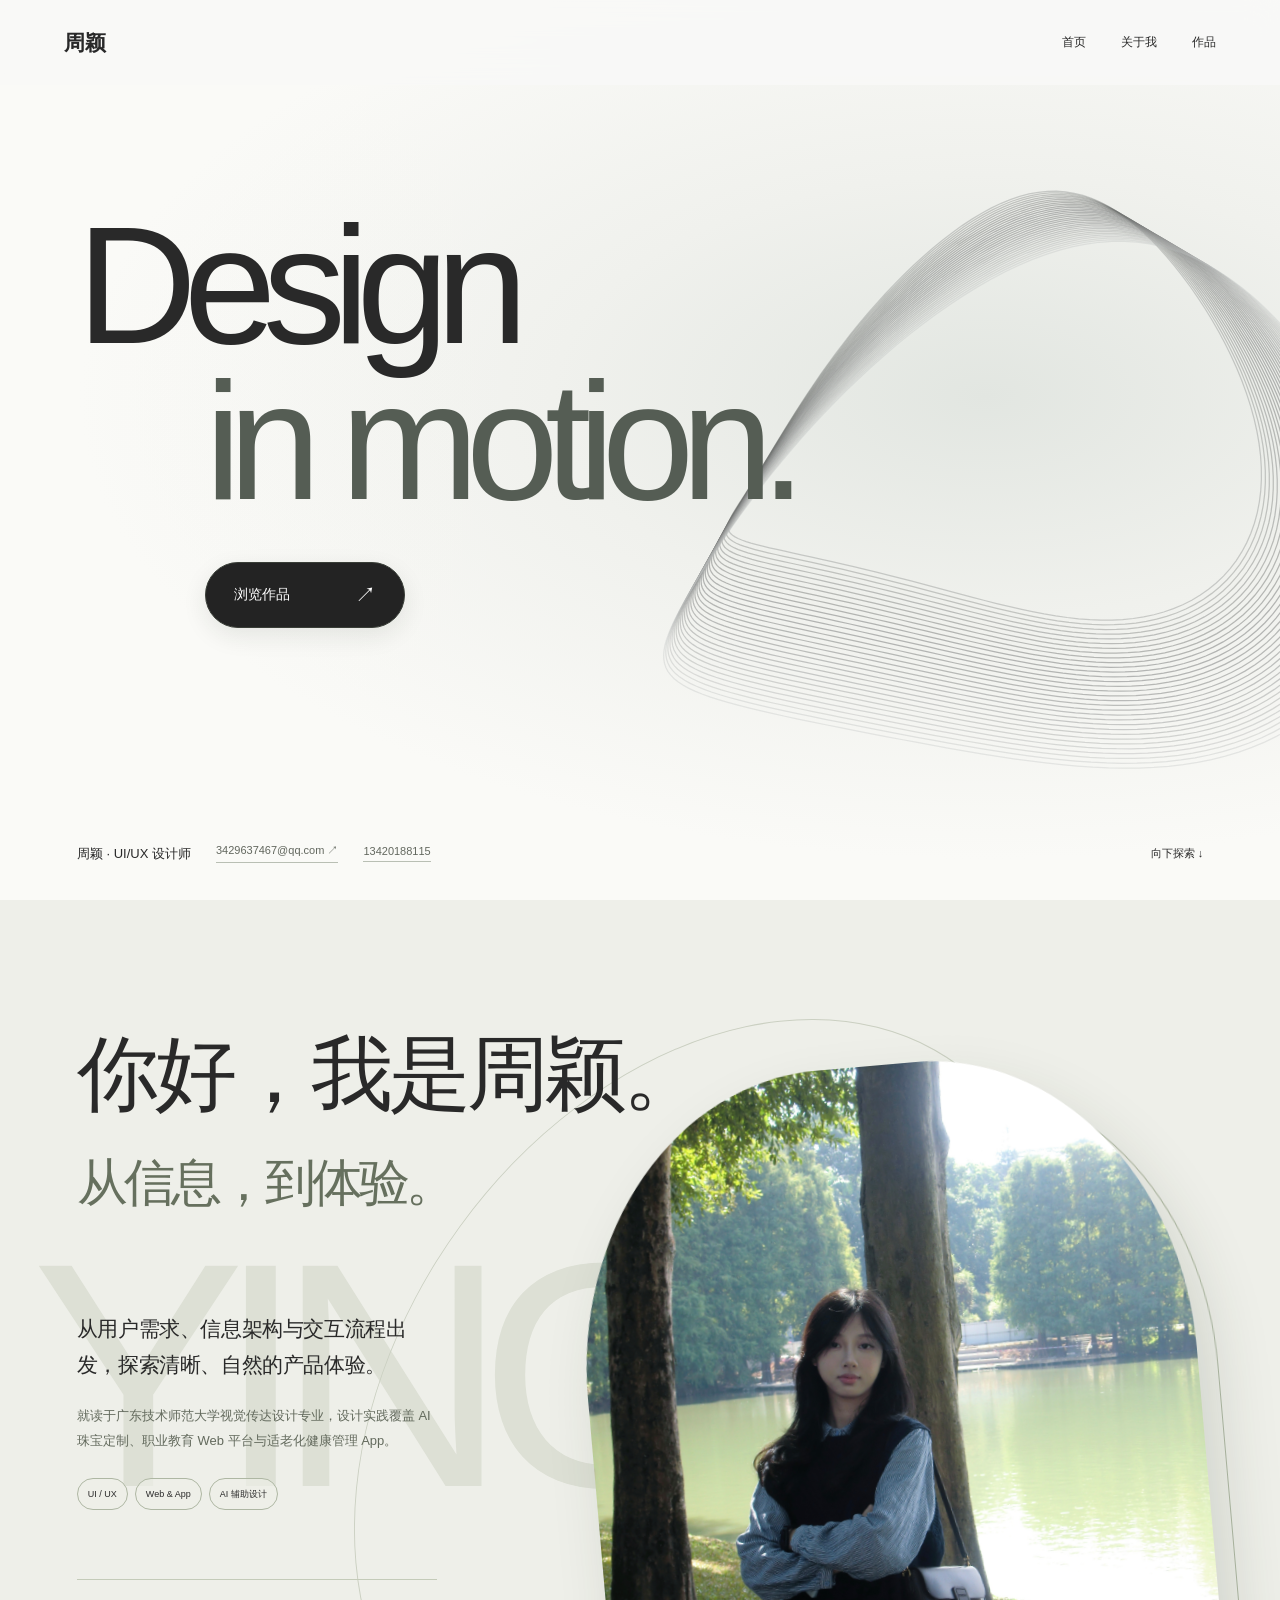
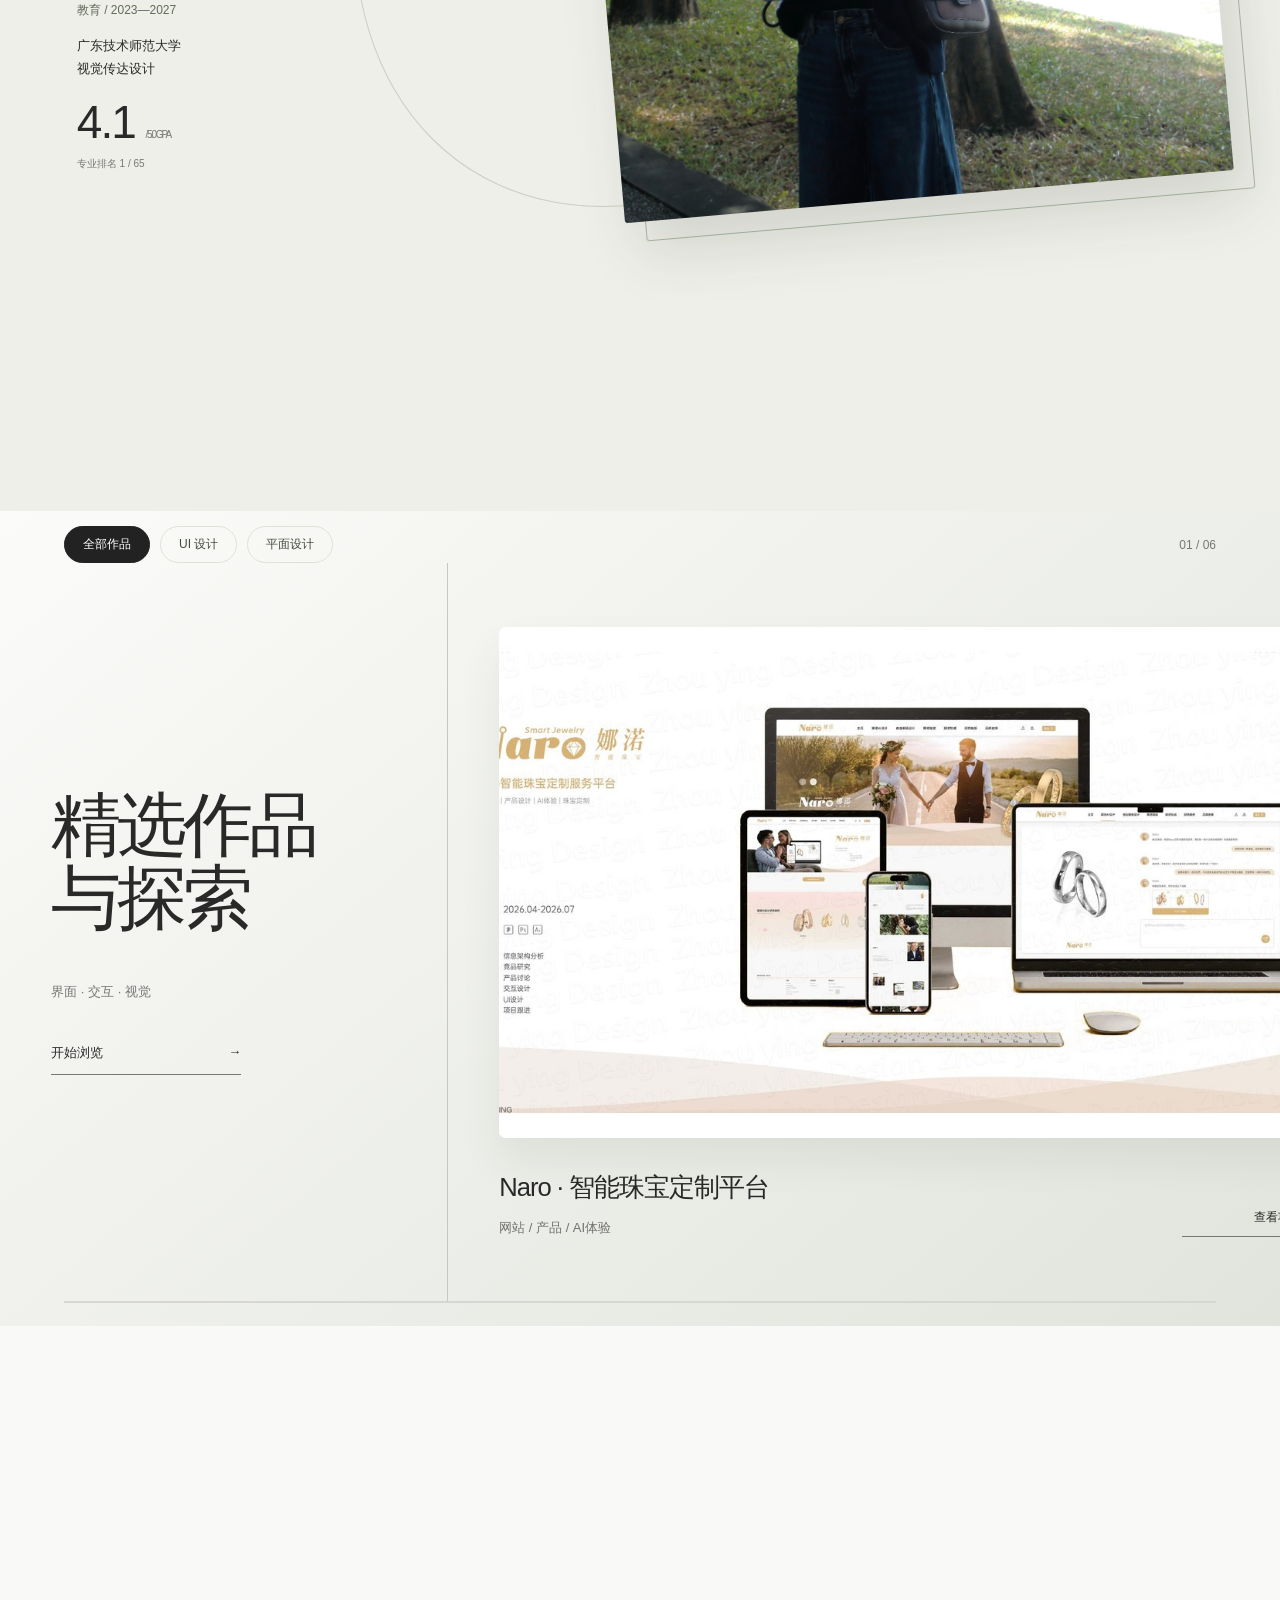
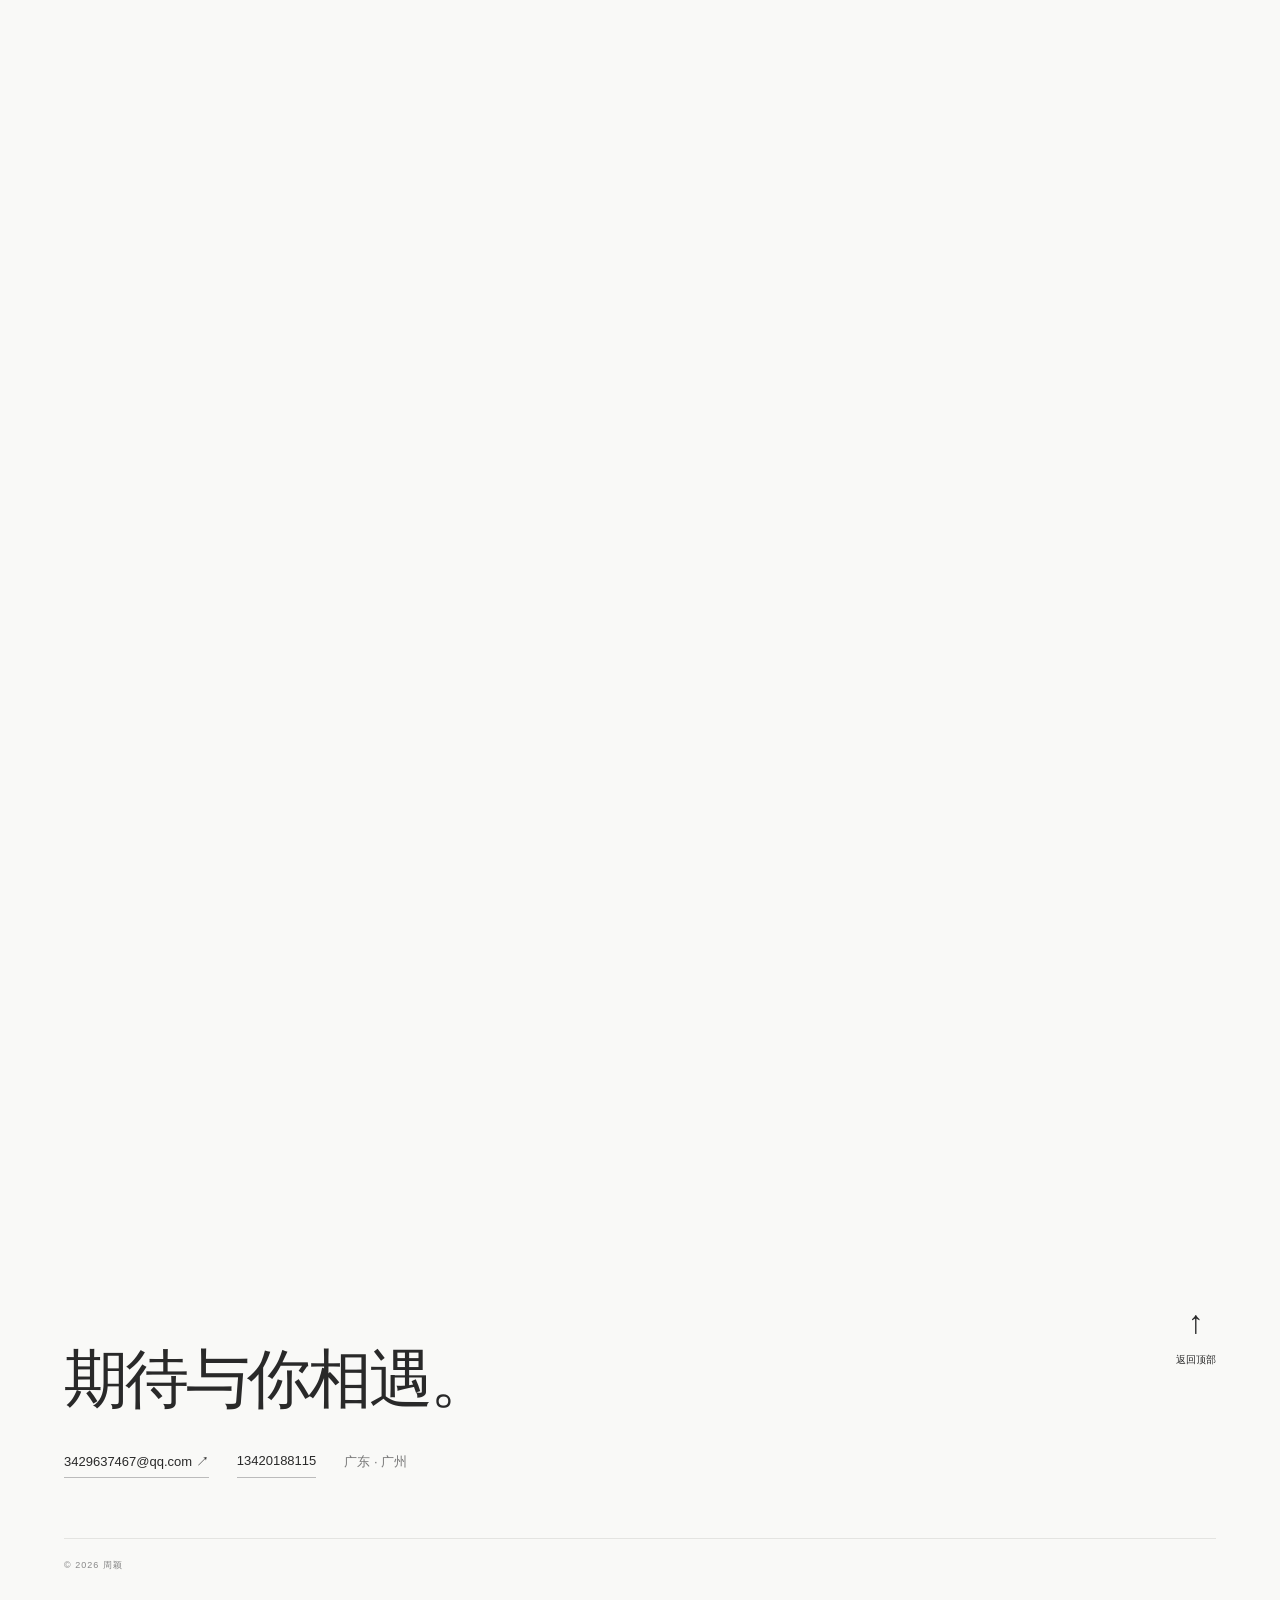
<file: index.html>
<!doctype html><html lang="zh-CN"><head><meta charset="utf-8"><meta name="viewport" content="width=device-width,initial-scale=1"><title>周颖 · Design Portfolio</title><meta name="description" content="周颖的个人设计作品集"><link rel="stylesheet" href="style.css"><link rel="stylesheet" href="experience.css"></head><body><header><a class="brand" href="#home">周颖 <small>ZHOU YING</small></a><nav aria-label="主导航"><a href="#home">首页</a><a href="#about">关于我</a><a href="#works">作品</a></nav></header><main><section class="hero" id="home"><canvas id="hero-canvas" aria-hidden="true"></canvas><div class="hero-copy"><h1><span>Design</span><span>in motion.</span></h1><a class="primary-cta magnetic" href="#works">浏览作品 <span>↗</span></a></div><div class="hero-bottom"><div class="hero-identity"><p>周颖 · UI/UX 设计师</p><a href="mailto:3429637467@qq.com">3429637467@qq.com ↗</a><a href="tel:13420188115">13420188115</a></div><a href="#about">向下探索 ↓</a></div></section><section class="section" id="about"><div class="about-editorial"><span class="about-watermark" aria-hidden="true">YING.</span><div class="about-orbit" aria-hidden="true"></div><div class="about-title"><h2>你好，我是周颖。<br><span>从信息，到体验。</span></h2></div><figure class="about-photo"><img src="assets/zhouying-photo.jpg" alt="周颖在湖畔的个人照片" width="3239" height="3889" loading="lazy"></figure><div class="about-story"><p>从用户需求、信息架构与交互流程出发，探索清晰、自然的产品体验。</p><p>就读于广东技术师范大学视觉传达设计专业，设计实践覆盖 AI 珠宝定制、职业教育 Web 平台与适老化健康管理 App。</p><div class="about-badges"><span>UI / UX</span><span>Web & App</span><span>AI 辅助设计</span></div></div><div class="about-academic"><span class="about-label">教育 / 2023—2027</span><p>广东技术师范大学<br>视觉传达设计</p><strong>4.1 <small>/ 5.0 GPA</small></strong><span>专业排名 1 / 65</span></div><div class="about-experience"><span class="about-label">实习经历</span><div><time>2026.04—07</time><p>渤格循环科技有限责任公司<br><span>UI/UX 设计实习生 · Naro 娜渃</span></p></div><div><time>2024.05—08</time><p>广州义义科技有限公司<br><span>品牌视觉设计实习生 · IP与品牌延展</span></p></div></div><div class="about-tools"><span class="about-label">设计工具</span><p>Figma / Photoshop / Illustrator<br>After Effects / TouchDesigner</p><span>用户研究 · 信息架构 · 交互原型 · 设计规范</span></div></div></section><section class="section" id="works"><div class="work-pin"><div class="work-toolbar"><div class="filters" aria-label="作品分类"><button data-filter="all" aria-pressed="true">全部作品</button><button data-filter="ui" aria-pressed="false">UI 设计</button><button data-filter="visual" aria-pressed="false">平面设计</button></div><span class="work-position" id="work-position" aria-live="polite">01 / 06</span></div><div class="work-viewport"><div class="work-track" id="work-track"><div class="work-intro"><h2>精选作品<br>与探索</h2><p>界面 · 交互 · 视觉</p><a href="#work-first" id="jump-first">开始浏览 <span>→</span></a></div><div class="work-grid" id="work-grid"></div></div></div><div class="work-scrollbar" aria-hidden="true"><span></span></div></div></section><footer><h2>期待与你相遇。</h2><div class="contact-links"><a href="mailto:3429637467@qq.com">3429637467@qq.com ↗</a><a href="tel:13420188115">13420188115</a><span>广东 · 广州</span></div><a href="#home" class="back-top">↑<small>返回顶部</small></a><div class="footer-bottom"><span>© 2026 周颖</span></div></footer></main><script src="main.js"></script><script src="motion.js"></script></body></html>
</file>
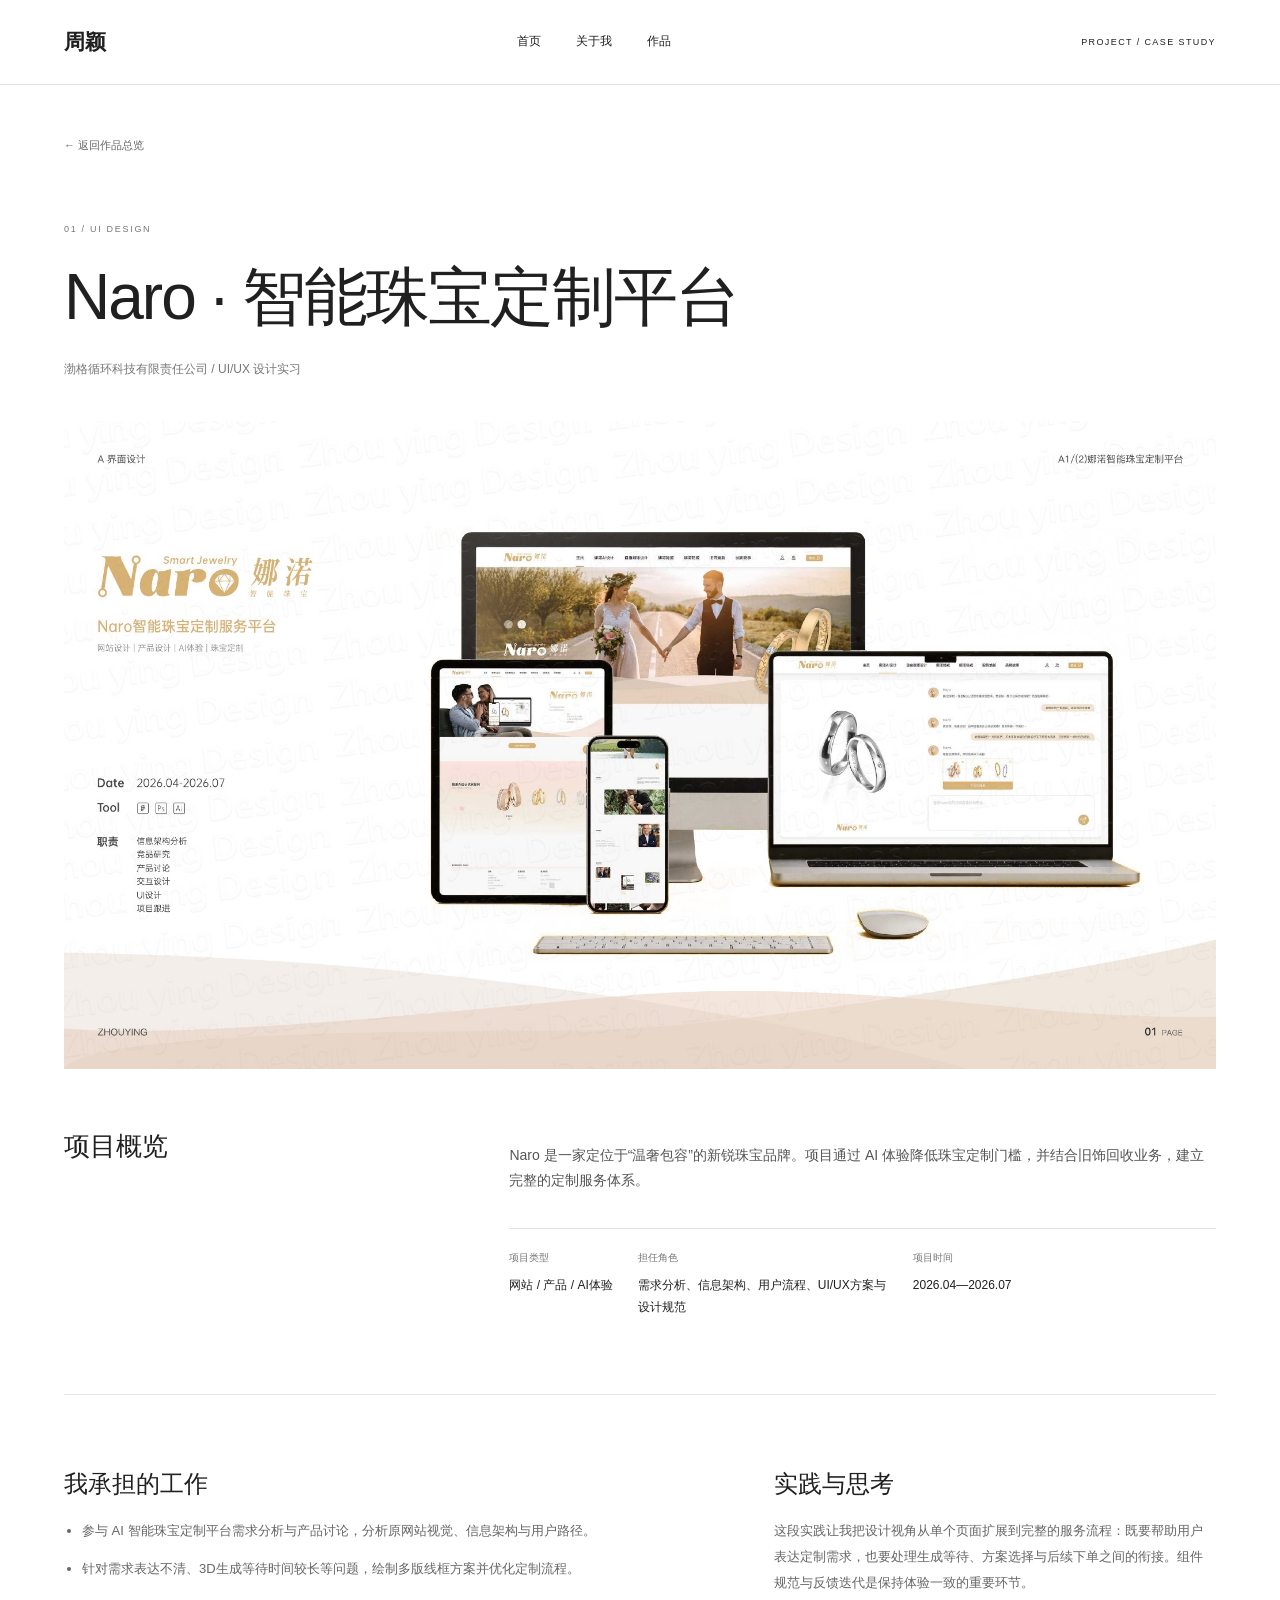
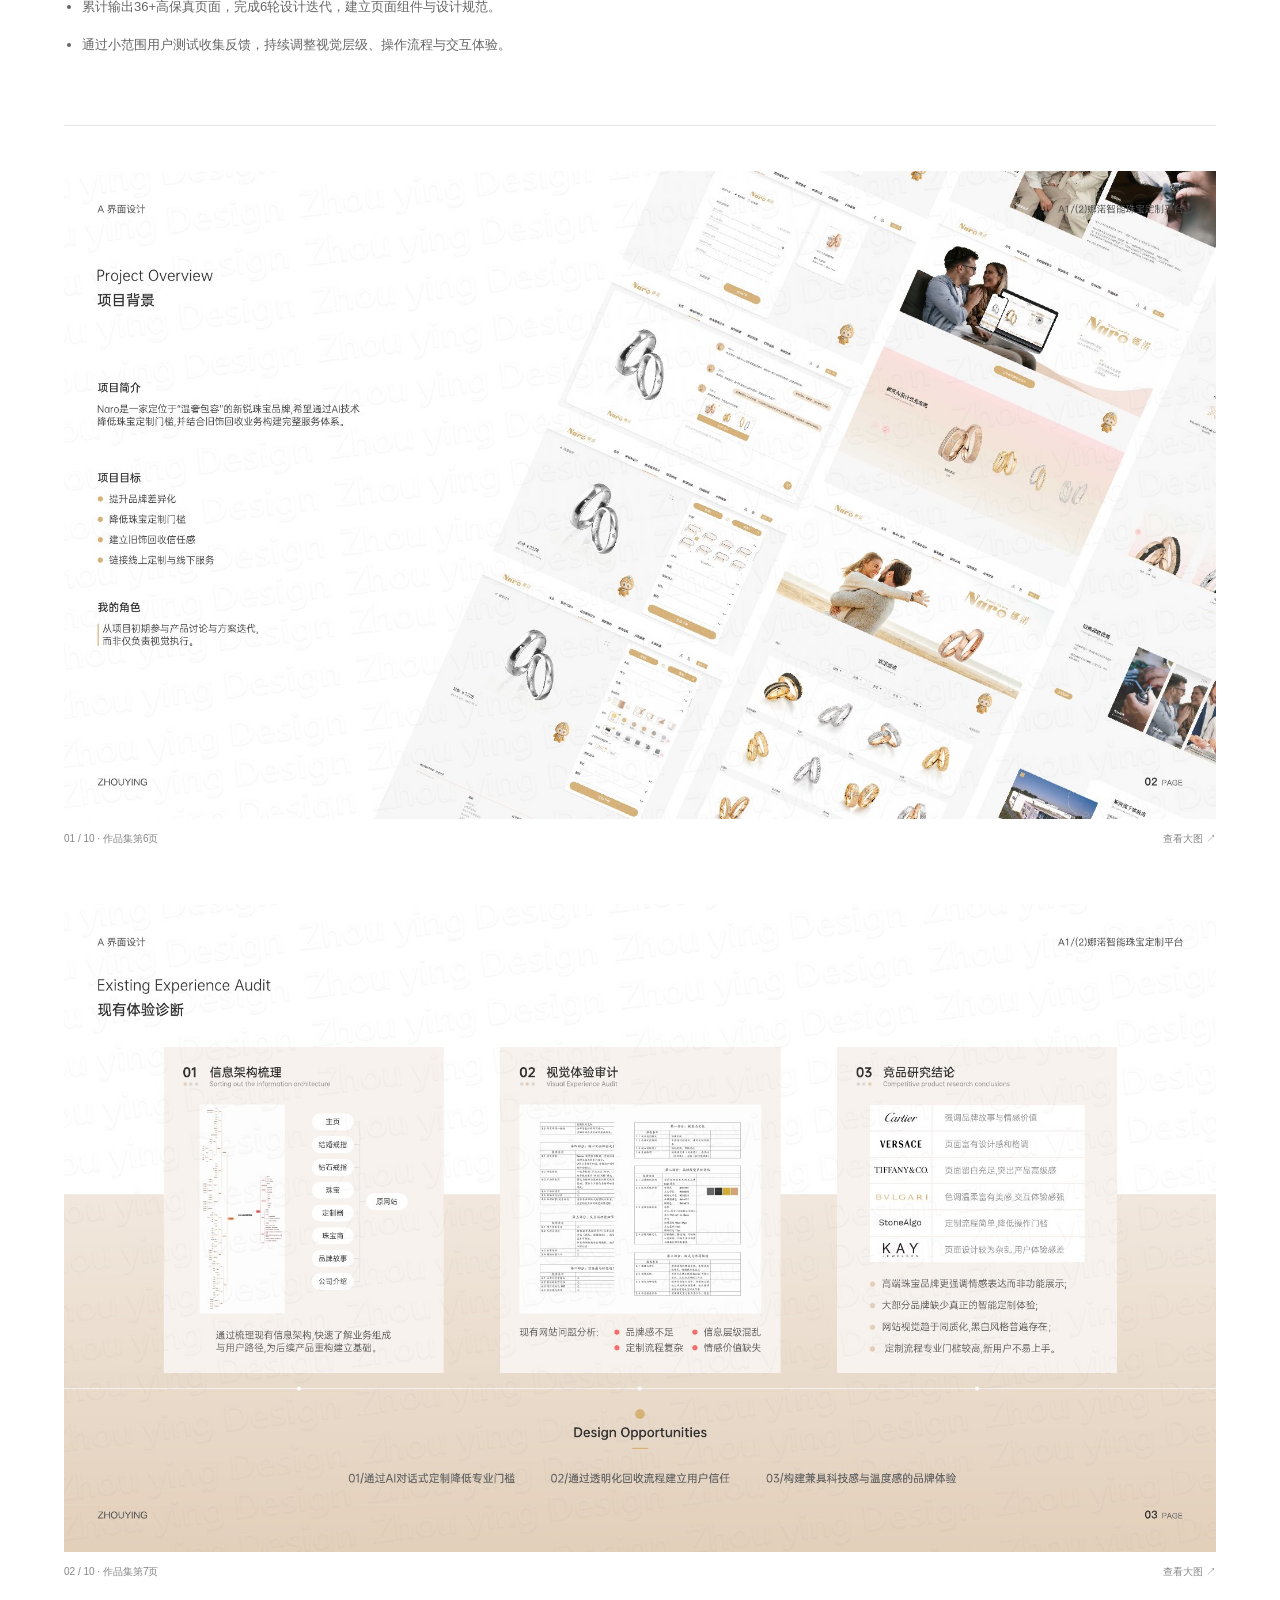
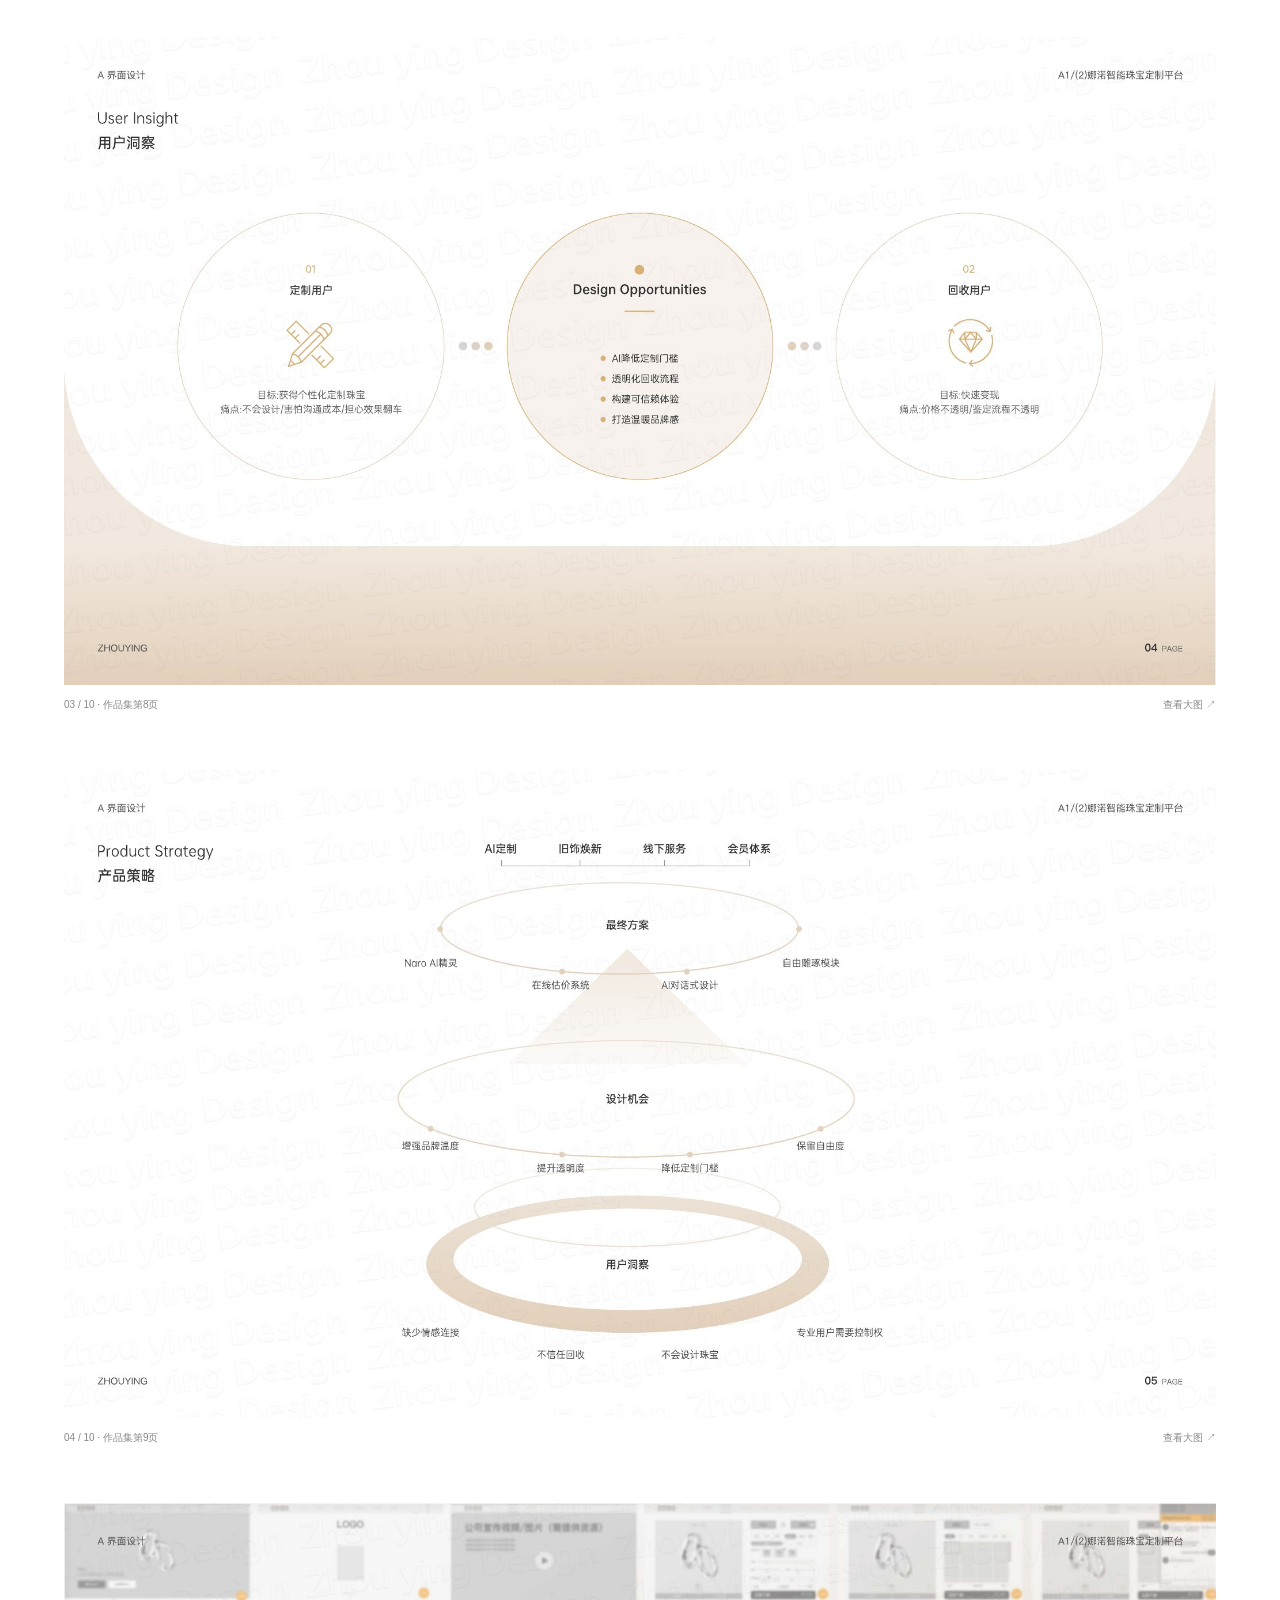
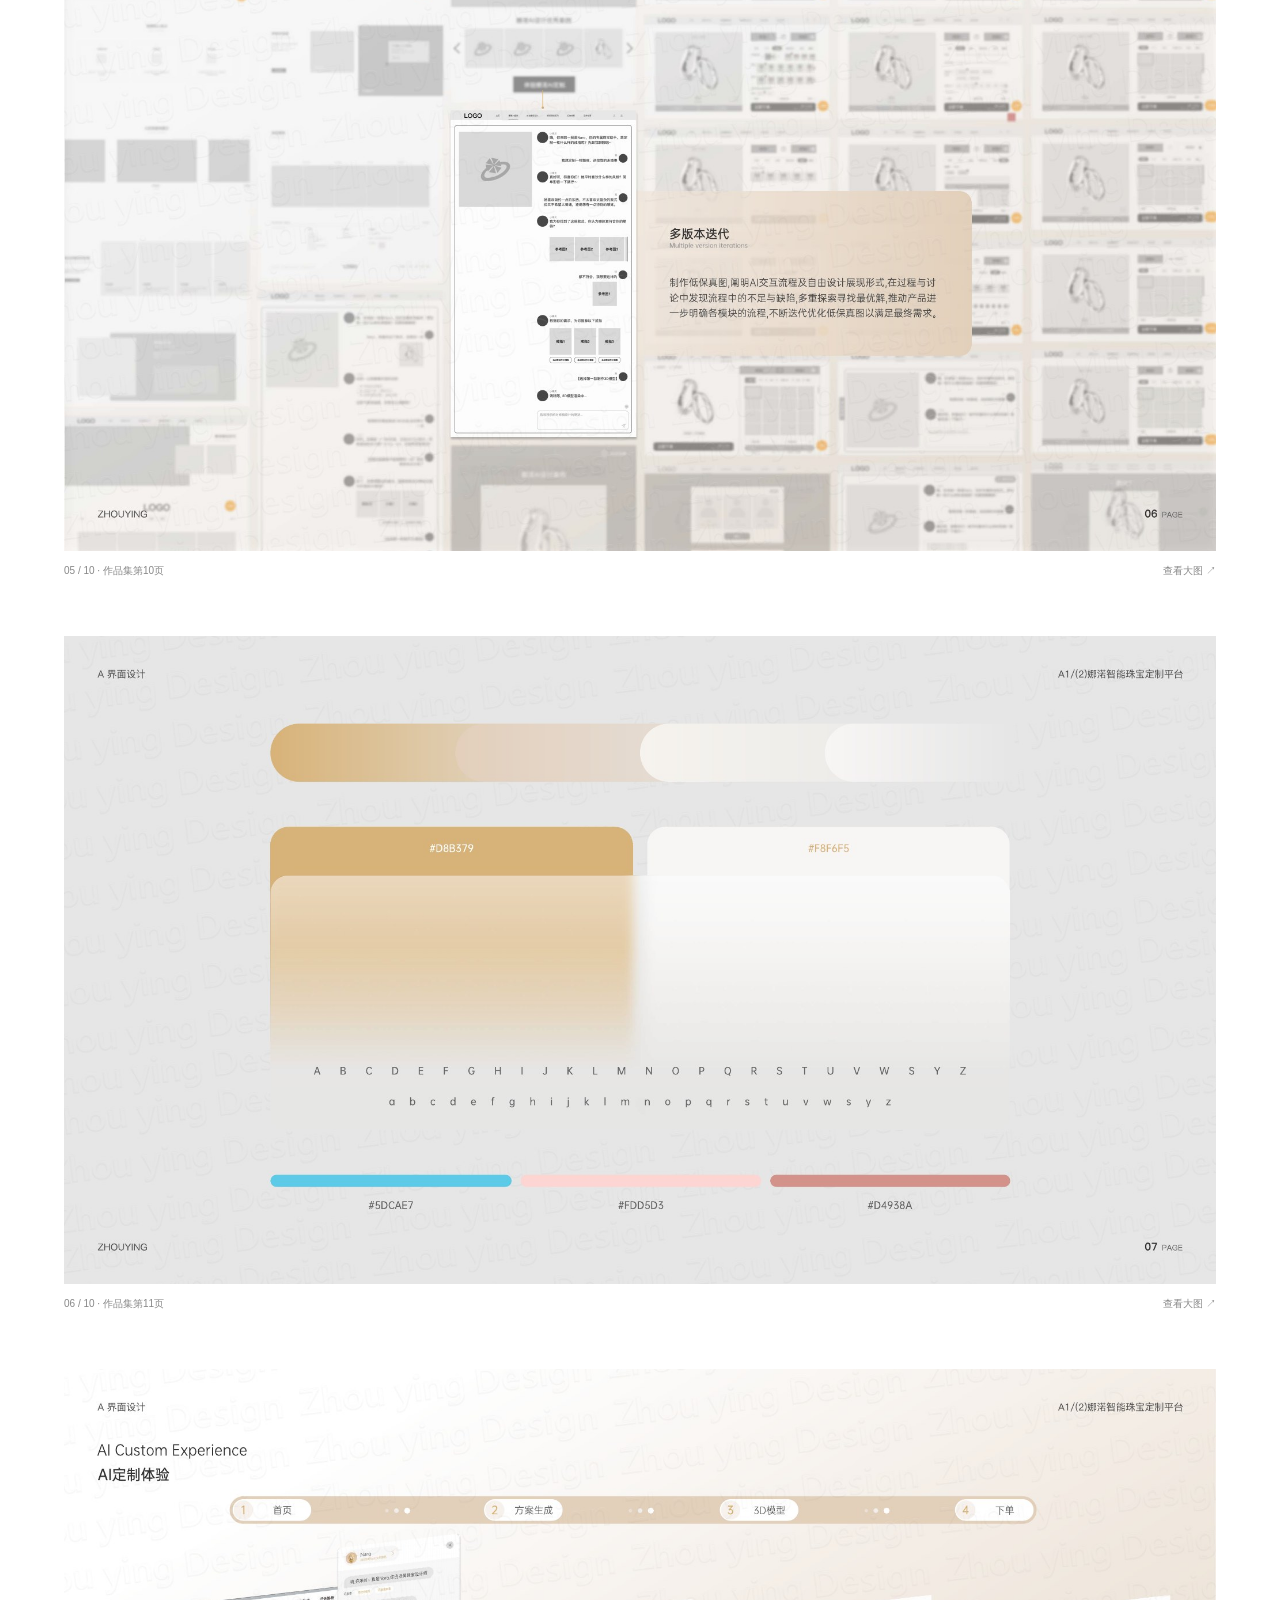
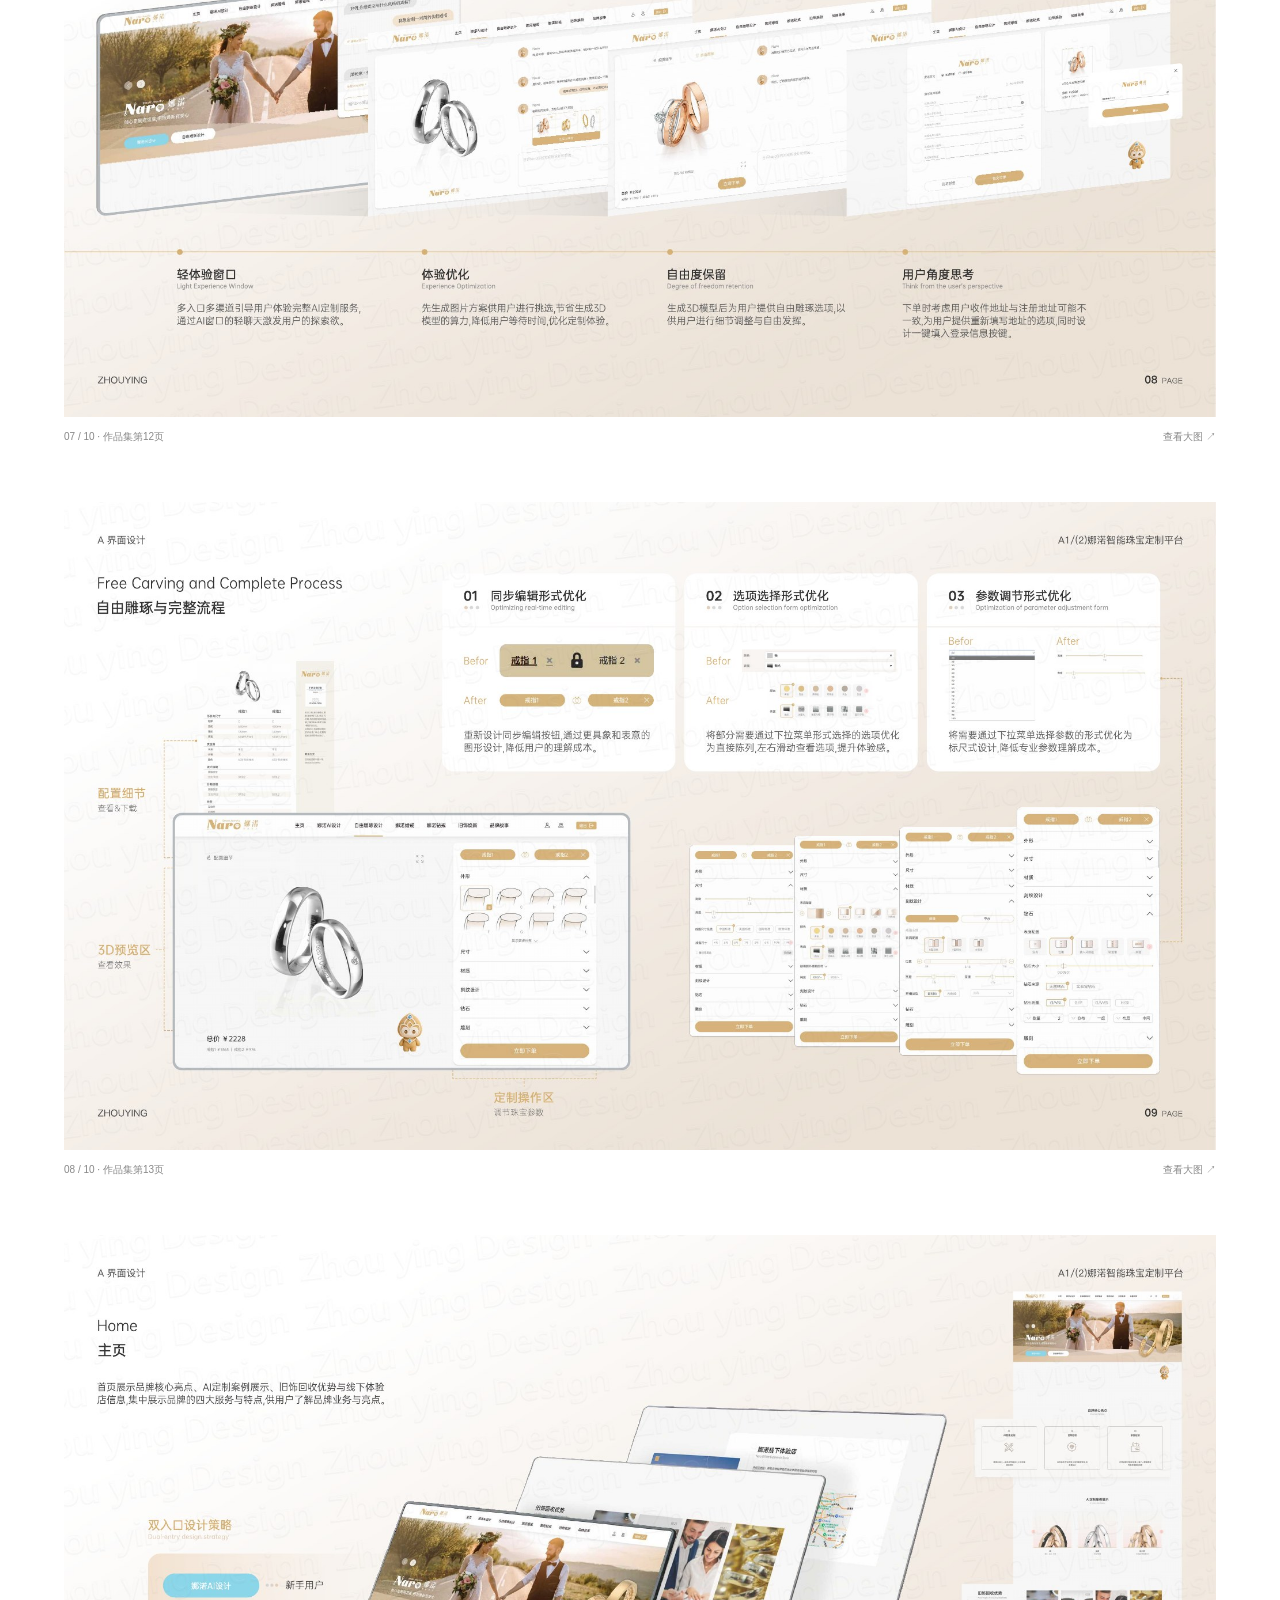
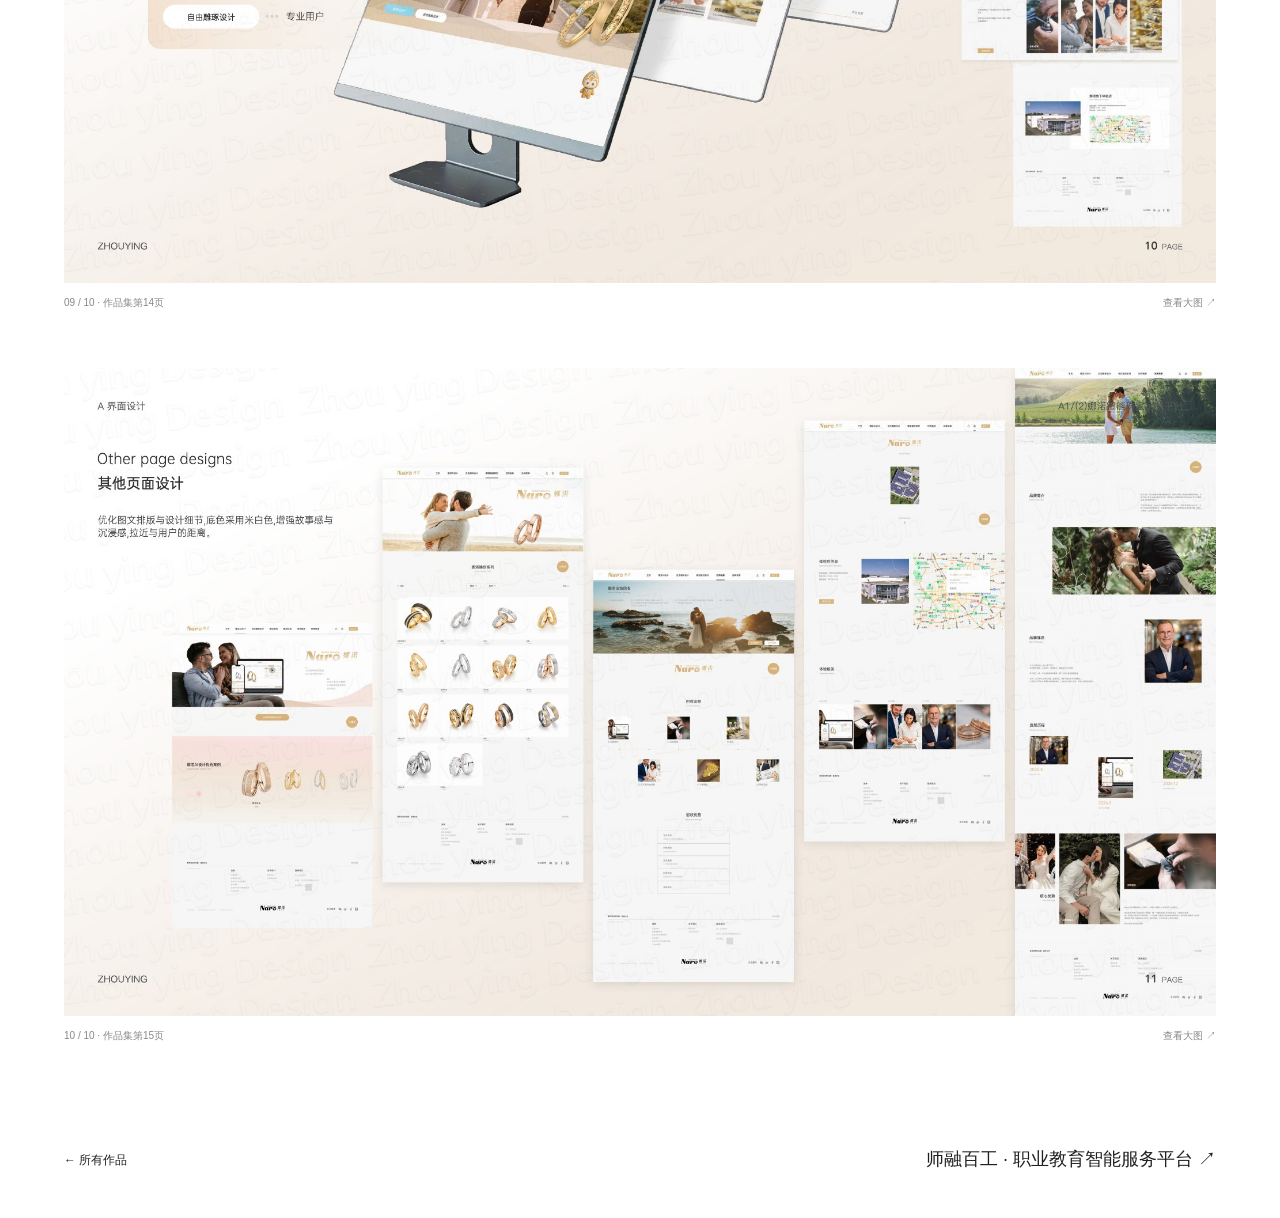
<file: project.html>
<!doctype html><html lang="zh-CN"><head><meta charset="utf-8"><meta name="viewport" content="width=device-width,initial-scale=1"><title>作品详情 · 周颖</title><link rel="stylesheet" href="style.css"></head><body><header><a class="brand" href="index.html">周颖 <small>ZHOU YING</small></a><nav aria-label="主导航"><a href="index.html">首页</a><a href="index.html#about">关于我</a><a href="index.html#works">作品</a></nav><small class="nav-note">PROJECT / CASE STUDY</small></header><main class="detail-main"><a class="detail-back" href="index.html#works">← 返回作品总览</a><section class="detail-head"><span class="kicker" id="project-category"></span><h1 id="project-title">作品详情</h1><p class="pending" id="project-subtitle"></p></section><div class="detail-cover cover" id="project-cover"></div><section class="detail-info"><h2>项目概览</h2><div><p class="pending" id="project-summary"></p><dl class="facts"><div><dt>项目类型</dt><dd id="project-type"></dd></div><div><dt>担任角色</dt><dd id="project-role">待补充</dd></div><div><dt>项目时间</dt><dd id="project-date">待补充</dd></div></dl></div></section><section class="contribution-section" id="project-contribution"></section><section class="project-gallery" id="project-gallery" aria-label="项目图片展示"></section><div class="detail-navigation"><a href="index.html#works">← 所有作品</a><a id="next-project" href="project.html?id=02">下一个项目 ↗</a></div></main><script src="main.js"></script></body></html>
</file>
<file: style.css>
:root{color-scheme:light;--ink:#202020;--muted:#777;--line:#e4e4e1}*{box-sizing:border-box}html{scroll-behavior:smooth;scroll-padding-top:90px}body{margin:0;background:#fff;color:var(--ink);font-family:Arial,"Microsoft YaHei",sans-serif;-webkit-font-smoothing:antialiased}a{color:inherit;text-decoration:none}button{font:inherit}header{height:85px;display:flex;align-items:center;justify-content:space-between;padding:0 5%;background:#ffffffeb;position:sticky;top:0;z-index:10;border-bottom:1px solid var(--line);backdrop-filter:blur(15px)}.brand{font-size:21px;font-weight:600;display:flex;align-items:center;gap:14px}.brand small,.nav-note{font-size:9px;letter-spacing:1.4px;font-weight:400}nav{display:flex;gap:35px;font-size:12px}nav a{padding:10px 0;border-bottom:1px solid transparent}nav a:hover{border-color:var(--ink)}main{max-width:1800px;margin:auto}.hero{margin:0 5%;min-height:650px;height:calc(100svh - 85px);max-height:990px;position:relative;overflow:hidden;border-bottom:1px solid var(--line)}.hero-top{position:absolute;top:28px;width:100%;display:flex;justify-content:space-between;font-size:9px;letter-spacing:1.6px;color:var(--muted)}h1{font-size:clamp(80px,12.9vw,195px);font-weight:500;line-height:.95;letter-spacing:-.065em;position:absolute;left:0;top:14%;margin:0;z-index:2;pointer-events:none}em{font-family:Georgia,"SimSun",serif;font-weight:400;font-style:italic}h1 em{color:transparent;-webkit-text-stroke:1px #353535;letter-spacing:-.075em}.sculpture{position:absolute;width:72%;right:-7%;top:9%;height:78%;z-index:1;transition:transform .6s ease-out}.sculpture svg{width:100%;height:100%;overflow:visible}.orbit{transform-origin:450px 325px;animation:breathe 10s ease-in-out infinite}.hero-bottom{position:absolute;bottom:30px;left:0;right:0;display:flex;justify-content:space-between;align-items:end;z-index:3}.hero-bottom p{font-size:13px;line-height:1.8;margin:0}.hero-bottom p span{color:var(--muted);font-size:11px}.hero-bottom a{font-size:11px}.side-label{position:absolute;right:0;top:50%;writing-mode:vertical-rl;font-size:8px;letter-spacing:2px;color:var(--muted)}.section{margin:0 5%;padding:58px 0 100px;border-bottom:1px solid var(--line)}.section-label{display:flex;justify-content:space-between;font-size:10px;letter-spacing:1px;color:#656565;margin-bottom:65px}.about-grid{display:grid;grid-template-columns:1fr 1fr;gap:12%;align-items:center;padding:0 5%}.portrait{aspect-ratio:4/4.5;background:#f1f1ee;position:relative;display:grid;place-items:center;overflow:hidden}.portrait>span{font:italic 220px Georgia,serif;color:#d5d5ce;letter-spacing:-25px;transform:rotate(-8deg)}.portrait small{position:absolute;bottom:20px;left:24px;font-size:10px;color:#808079}.kicker{font-size:9px;letter-spacing:1.7px;color:var(--muted)}h2{font-weight:400;letter-spacing:-2px}.about-grid h2{font-size:clamp(38px,4.7vw,72px);line-height:1.3;margin:25px 0}.bio{font-size:14px;line-height:2}.pending{font-size:12px;color:#898989;line-height:1.8}.facts{margin-top:35px;padding-top:22px;border-top:1px solid var(--line);display:flex;gap:40px;flex-wrap:wrap}.facts small,.facts dt{font-size:10px;color:var(--muted)}.facts p,.facts dd{font-size:12px;margin:10px 0 0}.works-heading{display:flex;align-items:end;justify-content:space-between;margin-bottom:45px}.works-heading h2{font-size:clamp(65px,8vw,120px);line-height:.92;margin:0;letter-spacing:-5px;position:relative}.works-heading sup{font:11px Arial;position:absolute;right:-30px;top:6px;letter-spacing:0}.works-heading p{font-size:12px;line-height:2}.works-heading p span{color:var(--muted)}.filters{display:flex;gap:25px;margin:0 0 35px}.filters button{background:none;border:0;border-bottom:1px solid transparent;padding:12px 0;font-size:11px;color:#777;cursor:pointer}.filters button[aria-pressed=true]{color:#222;border-bottom-color:#222}.work-grid{display:grid;grid-template-columns:1.14fr 1fr;gap:65px 6%}.work-card:nth-child(even){margin-top:105px}.cover{aspect-ratio:1.28;position:relative;overflow:hidden;display:grid;place-items:center;background:#eceeec}.cover-02{background:#e9edf3}.cover-03{background:#eae7e0}.cover-04{background:#f0edef}.cover-note{position:absolute;bottom:19px;left:22px;font-size:9px;color:#777}.view{position:absolute;right:18px;top:18px;background:#fff;border-radius:30px;padding:11px 15px;font-size:10px;opacity:0;transform:translateY(6px);transition:.25s}.work-card:hover .view,.work-card:focus-visible .view{opacity:1;transform:none}.phone{width:32%;aspect-ratio:1/1.94;background:#fbfbfa;border:5px solid #333;border-radius:25px;padding:20px 13px;box-shadow:15px 30px 35px #0002;transform:rotate(-12deg);transition:transform .5s}.phone-top{width:30%;height:5px;background:#333;border-radius:8px;margin:-12px auto 25px}.mock-line{width:85%;height:7px;background:#c4c7c0;border-radius:8px;margin-bottom:8px}.short{width:55%;opacity:.55}.mock-circle{width:72%;aspect-ratio:1;border-radius:50%;margin:25px auto;background:conic-gradient(from 60deg,#a4ada3,#e6e9df,#767e74,#d7ddce,#a4ada3)}.mock-block{background:#e5e8e1;border-radius:8px;height:17%;margin-top:14px}.mock-tabs{display:flex;justify-content:space-between;margin-top:22px}.mock-tabs i{width:12px;height:12px;border-radius:50%;background:#d6d8d3}.mock-browser{width:78%;aspect-ratio:1.48;background:#fff;border-radius:7px;box-shadow:5px 30px 45px #26364f20;transform:perspective(900px) rotateY(-14deg) rotateZ(6deg);transition:transform .5s}.browser-top{display:flex;gap:4px;padding:10px;border-bottom:1px solid #eee}.browser-top i{width:4px;height:4px;border-radius:50%;background:#c2c9d2}.browser-body{display:flex;height:80%}.browser-side{width:20%;background:#f3f5f8;margin:10px}.browser-content{flex:1;padding:25px 15px}.browser-chart{height:90px;display:flex;align-items:end;gap:8%;margin:25px 0}.browser-chart i{width:13%;height:50%;background:#9caac3;border-radius:3px}.browser-chart i:nth-child(2){height:80%}.browser-chart i:nth-child(3){height:60%}.browser-chart i:nth-child(4){height:100%;background:#405673}.browser-chart i:nth-child(5){height:85%}.poster{width:63%;aspect-ratio:.77;background:#d9dacb;padding:24px;position:relative;box-shadow:12px 20px 25px #0001;transform:rotate(-7deg);transition:transform .5s}.poster>span{font-size:clamp(20px,3vw,40px);letter-spacing:-2px;line-height:1}.poster em{font:italic clamp(18px,2.5vw,35px) Georgia}.poster-ring{position:absolute;width:65%;aspect-ratio:1;border:22px solid #3d493a;border-radius:50%;left:17%;top:34%;transform:skewY(-20deg)}.poster small{position:absolute;bottom:20px;font-size:6px;letter-spacing:1px}.tile-composition{display:grid;grid-template-columns:1fr 1fr;gap:10px;width:65%;transform:rotate(-10deg);transition:transform .5s}.tile{background:#fff;border-radius:13px;padding:18px;aspect-ratio:1;box-shadow:5px 12px 22px #3b20330c}.tile .mock-circle{margin:0 auto 15px;width:70%;background:conic-gradient(#d9ccd9,#98809c,#eee1e7,#d9ccd9)}.tile-dark{background:#706071;display:grid;place-items:center}.tile-dark span{font:80px Georgia;color:#e2d7e0}.tile-long{grid-column:span 2;aspect-ratio:3.2}.work-card:hover .phone{transform:rotate(-7deg) translateY(-8px)}.work-card:hover .mock-browser{transform:perspective(900px) rotateY(-7deg) rotateZ(3deg)}.work-card:hover .poster,.work-card:hover .tile-composition{transform:rotate(-3deg) translateY(-7px)}.work-meta{display:flex;justify-content:space-between;align-items:center;margin-top:22px}.work-meta h3{font-size:20px;font-weight:400;margin:10px 0 0}.work-meta>span{font-size:25px}.caption{font-size:10px;color:#888;margin:45px 0 0}footer{margin:0 5%;padding:65px 0 25px;position:relative}footer h2{font-size:clamp(32px,4vw,60px);margin:22px 0}.back-top{position:absolute;right:0;top:80px;display:flex;flex-direction:column;align-items:center;font-size:32px;gap:12px}.back-top small{font-size:10px}.footer-bottom{display:flex;justify-content:space-between;border-top:1px solid var(--line);margin-top:60px;padding-top:20px;font-size:9px;color:#888;letter-spacing:1px}[hidden]{display:none!important}:focus-visible{outline:2px solid #60718b;outline-offset:6px}@keyframes breathe{0%,100%{transform:translateY(0) rotate(-3deg)}50%{transform:translateY(-13px) rotate(3deg)}}.detail-main{padding:50px 5% 0}.detail-back{font-size:11px;color:#666}.detail-head{margin:65px 0 40px}.detail-head h1{position:static;font-size:clamp(45px,7vw,95px);margin:20px 0;line-height:1.1}.detail-cover{aspect-ratio:2}.detail-cover .phone{width:16%}.detail-cover .mock-browser{width:49%}.detail-cover .poster{width:28%}.detail-cover .tile-composition{width:38%}.detail-info{display:grid;grid-template-columns:1fr 2fr;gap:8%;padding:60px 0;border-bottom:1px solid var(--line)}.detail-info h2{font-size:26px;margin:0;letter-spacing:0}.detail-section{padding:60px 0;border-bottom:1px solid var(--line)}.detail-section h2{font-size:27px;letter-spacing:0;margin:18px 0}.detail-placeholder{height:380px;background:#f6f6f3;display:grid;place-items:center;color:#92928a;font-size:12px;margin-top:30px}.detail-navigation{display:flex;justify-content:space-between;align-items:center;padding:45px 0;font-size:12px}.detail-navigation a:last-child{font-size:22px}
@media(max-width:850px){.nav-note{display:none}.sculpture{width:95%;right:-22%;top:20%}h1{font-size:15vw;top:15%}.about-grid{gap:7%;padding:0}.portrait>span{font-size:160px}.work-grid{gap:45px 4%}.work-card:nth-child(even){margin-top:60px}.phone{border-width:4px;padding:18px 9px;border-radius:18px}.mock-circle{margin:15px auto}.mock-tabs{margin-top:12px}.browser-chart{height:65px;margin:15px 0}.browser-content{padding:15px 8px}.poster{padding:16px}.poster-ring{border-width:15px}.tile{padding:12px}.tile-dark span{font-size:55px}}
@media(max-width:560px){header{height:70px;padding:0 6%}.brand{font-size:19px}.brand small{font-size:7px;letter-spacing:.7px;max-width:35px;line-height:1.5}nav{gap:20px;font-size:11px}.hero{margin:0 6%;height:calc(90svh - 70px);min-height:580px;max-height:760px}.hero-top{font-size:7px;letter-spacing:.6px}h1{top:16%;font-size:19vw;line-height:1.02}.sculpture{width:135%;right:-24%;top:24%;height:65%}.hero-bottom{bottom:25px}.hero-bottom p{font-size:11px}.hero-bottom p span{font-size:9px}.side-label{display:none}.section{margin:0 6%;padding:36px 0 60px}.section-label{font-size:8px;margin-bottom:35px}.about-grid{grid-template-columns:1fr;gap:35px}.portrait{aspect-ratio:1.3}.portrait>span{font-size:200px}.about-grid h2{font-size:44px;margin:20px 0}.bio{font-size:13px}.facts{margin-top:24px;gap:25px}.works-heading h2{font-size:68px;letter-spacing:-3px}.works-heading{align-items:start;gap:25px;flex-direction:column;margin-bottom:22px}.works-heading p{font-size:11px}.filters{gap:24px;margin-bottom:26px}.work-grid{grid-template-columns:1fr;gap:37px}.work-card:nth-child(even){margin-top:0}.cover{aspect-ratio:1.25}.phone{width:30%}.poster>span{font-size:31px}.poster em{font-size:27px}.work-meta h3{font-size:18px}.caption{font-size:9px;line-height:1.8}footer{margin:0 6%;padding:42px 0 22px}.back-top{top:52px}.footer-bottom{font-size:7px;letter-spacing:.3px}.detail-main{padding:35px 6% 0}.detail-head{margin-top:45px}.detail-head h1{font-size:44px}.detail-cover .phone{width:30%}.detail-cover .mock-browser{width:78%}.detail-cover .poster{width:58%}.detail-cover .tile-composition{width:65%}.detail-info{grid-template-columns:1fr;gap:25px;padding:38px 0}.detail-section{padding:38px 0}.detail-placeholder{height:240px}.detail-navigation a:last-child{font-size:17px}}
@media(prefers-reduced-motion:reduce){html{scroll-behavior:auto}.orbit{animation:none}.sculpture,.view,.phone,.mock-browser,.poster,.tile-composition{transition:none}}
.real-cover{aspect-ratio:16/9;background:#f5f5f2}.real-cover>img{display:block;width:100%;height:100%;object-fit:contain;transition:transform .5s}.work-card:hover .real-cover>img{transform:scale(1.025)}.work-meta h3{line-height:1.5;font-size:18px}.project-gallery{padding-top:45px}.project-gallery figure{margin:0 0 45px}.project-gallery img{display:block;width:100%;height:auto;background:#f5f5f2}.project-gallery figcaption{display:flex;justify-content:space-between;padding:13px 0;font-size:10px;color:#888}.detail-head h1{font-size:clamp(32px,5vw,76px);letter-spacing:-2px;line-height:1.3}.detail-info .facts{gap:25px}.detail-info .facts>div{max-width:250px}.detail-info dd{line-height:1.8}.detail-navigation{gap:30px}.detail-navigation a:last-child{font-size:18px;text-align:right}@media(max-width:560px){.work-meta h3{font-size:17px}.detail-head h1{font-size:32px;letter-spacing:-1px}.project-gallery{padding-top:30px}.project-gallery figure{margin-bottom:24px}.detail-navigation a:last-child{font-size:13px}.detail-navigation a:first-child{white-space:nowrap}}@media(prefers-reduced-motion:reduce){.real-cover>img{transition:none}}
.hero-actions{display:flex;align-items:center;gap:25px}.hero-bottom .primary-cta{background:#222;color:white;display:flex;align-items:center;gap:38px;padding:17px 23px;border-radius:30px;font-size:13px;transition:background .2s}.primary-cta:hover{background:#53614b}.primary-cta span{font-size:20px}.secondary-cta{color:#777}.about-editorial{display:grid;grid-template-columns:1.1fr 1fr 1fr;gap:40px 5%;position:relative;padding:0 3%}.about-title{grid-column:1/3;grid-row:1;z-index:2;align-self:start;pointer-events:none}.about-title h2{font-size:clamp(36px,5.6vw,82px);margin:18px 0;line-height:1.25;letter-spacing:-3px}.about-title h2>span{font-size:.72em;color:#76816d}.about-photo{grid-column:2/4;grid-row:1/4;margin:0 0 0 18%;align-self:start;transform:rotate(3deg);position:relative;margin-top:30px}.about-photo img{display:block;width:100%;height:auto;aspect-ratio:4/4.6;object-fit:cover;object-position:50% 45%;border:12px solid white;box-shadow:0 8px 30px #0000000d}.about-photo figcaption{font-size:7px;letter-spacing:1.3px;padding:12px}.about-story{grid-column:1;grid-row:2;z-index:2;font-size:14px;line-height:2;background:#fff}.about-story p:first-child{font-size:19px;line-height:1.8}.about-story p:nth-child(2){color:#666;font-size:12px}.about-badges{display:flex;gap:7px;flex-wrap:wrap;margin-top:24px}.about-badges span{border:1px solid #d5d8d0;padding:6px 10px;border-radius:20px;font-size:9px}.about-academic{grid-column:1;grid-row:3;display:flex;flex-direction:column;align-items:start;border-top:1px solid var(--line);padding-top:24px;gap:8px}.about-academic p{font-size:13px;line-height:1.8}.about-academic strong{font-size:35px;font-weight:400}.about-academic small{font-size:10px;color:#777}.about-academic>span:last-child{font-size:10px;color:#777}.about-experience{grid-column:1/3;grid-row:4;border-top:1px solid var(--line);padding-top:25px}.about-experience>div{display:flex;gap:25px;margin-top:20px;font-size:12px;line-height:1.8}.about-experience time{font-size:10px;color:#777;min-width:85px;padding-top:3px}.about-experience p{margin:0}.about-experience p span{font-size:11px;color:#777}.about-tools{grid-column:3;grid-row:4;border-top:1px solid var(--line);padding-top:25px}.about-tools p{font-size:12px;line-height:1.9}.about-tools>span:last-child{font-size:10px;color:#777;line-height:1.8}.filters{gap:10px;flex-wrap:wrap}.filters button{background:#f2f3ef;border:1px solid #dfe1d9;padding:13px 22px;border-radius:30px;font-size:13px;color:#434b3e;font-weight:500;transition:.2s}.filters button:hover{border-color:#65735c;background:#e9ede4}.filters button[aria-pressed=true]{background:#222;color:#fff;border-color:#222}.filters button small{font-size:9px;margin-left:10px;opacity:.65}.contact-links{display:flex;gap:28px;flex-wrap:wrap;font-size:13px;margin-top:30px}.contact-links a{border-bottom:1px solid #bbb;padding-bottom:6px}.contact-links span{color:#777}.contribution-section{display:grid;grid-template-columns:1.4fr 1fr;gap:8%;padding:55px 0;border-bottom:1px solid var(--line)}.contribution-section h2{font-size:24px;letter-spacing:0;margin:18px 0}.contribution-section ul{padding-left:18px;margin:0}.contribution-section li,.contribution-section p{font-size:13px;line-height:2;color:#666}.contribution-section li{margin-bottom:12px}.detail-head #project-subtitle{font-size:12px;color:#777}.detail-info #project-summary{font-size:14px;color:#555}.project-gallery img{height:auto!important}.work-grid:has(.work-card[hidden]) .work-card{margin-top:0}.detail-navigation a{line-height:1.5}@media(max-width:850px){.about-editorial{grid-template-columns:1fr 1fr;padding:0;gap:30px}.about-title{grid-column:1/3}.about-photo{grid-column:2;grid-row:2/4;margin:0;transform:rotate(2deg)}.about-story{grid-column:1}.about-academic{grid-column:1}.about-experience{grid-column:1;grid-row:4}.about-tools{grid-column:2;grid-row:4}.about-title h2{font-size:55px}.about-story p:first-child{font-size:17px}.about-experience>div{gap:12px;flex-direction:column}}@media(max-width:560px){.hero-actions{gap:14px;align-items:end;flex-direction:column}.hero-bottom .primary-cta{font-size:11px;padding:12px 17px;gap:22px}.hero-bottom .secondary-cta{font-size:9px}.about-editorial{grid-template-columns:1fr 1fr;gap:26px 16px}.about-title h2{font-size:39px;letter-spacing:-1.5px}.about-title{grid-column:1/3}.about-photo{grid-column:1/3;grid-row:2;margin-left:22%;margin-top:-12px;max-width:78%}.about-photo img{border-width:8px}.about-story{grid-column:1/3;grid-row:3;max-width:90%;margin-top:-60px;background:#ffffffef;padding:20px 18px 12px 0;position:relative}.about-academic{grid-column:1/3;grid-row:4}.about-experience{grid-column:1/3;grid-row:5}.about-experience>div{flex-direction:row;gap:10px}.about-tools{grid-column:1/3;grid-row:6}.filters button{font-size:12px;padding:11px 15px}.filters button small{margin-left:5px}.contact-links{gap:16px;font-size:11px;max-width:80%}.contribution-section{grid-template-columns:1fr;gap:28px;padding:35px 0}.contribution-section li,.contribution-section p{font-size:12px}.project-gallery figcaption{gap:12px;font-size:9px}.project-gallery figcaption a{white-space:nowrap}}@media(prefers-reduced-motion:reduce){.primary-cta,.filters button{transition:none}}
/* Restrained typography and an image-led opening. */
em{font-family:inherit;font-style:normal;font-weight:inherit}.brand small{display:none}.hero{min-height:620px;background:#f8f8f5;margin:0;padding:0 5%;border-bottom:0;height:calc(100svh - 85px);overflow:hidden}.hero-copy{position:absolute;left:6%;top:20%;z-index:4}.hero-copy h1{position:static;font-size:clamp(72px,10.2vw,165px);line-height:.98;font-weight:500;letter-spacing:-.065em;margin:0 0 35px}.primary-cta{background:#232323;color:#fff;display:inline-flex;gap:45px;align-items:center;padding:17px 24px;border-radius:2px;font-size:14px;transition:transform .2s,background .2s}.primary-cta span{font-size:21px}.primary-cta:hover{background:#434940;transform:translateY(-3px)}.hero-bottom{left:6%;right:6%;bottom:30px}.hero-bottom p{font-size:12px}.hero-fan{position:absolute;left:54%;top:12%;width:42%;height:72%;perspective:1200px;transform:translate(var(--fx,0px),var(--fy,0px));transition:transform .7s ease-out}.fan-card{position:absolute;left:10%;top:12%;width:73%;height:64%;border:8px solid #fff;background:#fff;box-shadow:0 20px 55px #1d29211a;transform:translate(calc((var(--i) - 2)*36px),calc((var(--i) - 2)*40px)) rotate(calc((var(--i) - 2)*-10deg));transition:transform .7s cubic-bezier(.22,1,.36,1),box-shadow .4s;overflow:hidden;animation:fan-enter 1.1s both;animation-delay:calc(var(--i)*90ms)}.fan-card img{width:100%;height:100%;object-fit:cover}.fan-card:nth-child(1){z-index:5}.fan-card:nth-child(2){z-index:4}.fan-card:nth-child(3){z-index:3}.fan-card:nth-child(4){z-index:2}.fan-card:nth-child(5){z-index:1}.hero-fan:hover .fan-card{transform:translate(calc((var(--i) - 2)*56px),calc((var(--i) - 2)*55px)) rotate(calc((var(--i) - 2)*-12deg))}.hero-fan .fan-card:hover,.hero-fan .fan-card:focus-visible{z-index:8;transform:translate(-20px,-10px) rotate(0deg) scale(1.06);box-shadow:0 25px 60px #1d292130}.about-title h2{font-family:inherit;font-weight:500}.about-title h2>span{color:#767676}.about-label{font-size:12px;color:#777}.about-photo{transform:rotate(0deg)}footer h2{font-weight:500}.works-heading{align-items:center;margin-bottom:30px}.works-heading h2{font-size:clamp(45px,6vw,88px);font-weight:500;letter-spacing:-3px;line-height:1.05}.works-heading h2 span{display:block;font-size:17px;letter-spacing:-.4px;margin-top:15px;color:#777}.gallery-controls{display:flex;gap:10px}.gallery-controls button{width:49px;height:49px;border:1px solid #d4d4cf;background:#fff;border-radius:50%;font-size:21px;cursor:pointer;transition:.2s}.gallery-controls button:hover{background:#222;color:#fff}.gallery-controls button:disabled{opacity:.3;cursor:default}.gallery-stage{position:relative;height:440px;perspective:1250px;overflow:hidden;background:#f8f8f5;touch-action:pan-y;outline-offset:3px}.gallery-card{position:absolute;top:16%;left:50%;width:48%;height:68%;margin-left:-24%;border:8px solid #fff;box-shadow:0 18px 35px #00000012;background:#fff;transform:translateX(calc(var(--offset)*65%)) translateZ(calc(var(--depth)*-110px)) rotateY(calc(var(--angle)*-23deg)) rotateZ(calc(var(--angle)*2deg));opacity:var(--opacity,1);transition:transform .7s cubic-bezier(.22,1,.36,1),opacity .5s,box-shadow .3s;z-index:var(--layer);overflow:hidden}.gallery-card img{width:100%;height:100%;object-fit:contain}.gallery-card.is-active:hover{box-shadow:0 24px 45px #00000025}.gallery-caption{display:flex;justify-content:space-between;gap:20px;align-items:center;padding:23px 0 45px;border-bottom:1px solid var(--line);margin-bottom:42px}.gallery-caption a{font-size:21px}.gallery-caption span{font-size:12px;color:#777}.work-grid{grid-template-columns:repeat(3,1fr);gap:38px 25px}.work-card:nth-child(even){margin-top:0}.work-card .work-meta{margin-top:14px}.work-card .work-meta h3{font-size:15px}.work-card .work-meta>span{font-size:18px}.work-card .real-cover{border:1px solid #eee;transform:perspective(700px) rotateX(var(--tiltx,0deg)) rotateY(var(--tilty,0deg));transition:transform .25s ease-out,box-shadow .25s}.work-card:hover .real-cover{box-shadow:0 15px 35px #00000013}.filters button{font-weight:500;border-radius:3px;background:#fff}.filters{margin-bottom:25px}.reveal{opacity:1;transform:none}.motion-ready .reveal{opacity:0;transform:translateY(30px);transition:opacity .8s,transform .8s}.motion-ready .reveal.is-visible{opacity:1;transform:none}.scroll-progress{position:fixed;top:0;left:0;height:2px;background:#222;width:100%;transform:scaleX(var(--progress,0));transform-origin:left;z-index:30;pointer-events:none}@keyframes fan-enter{from{opacity:0;filter:blur(6px)}to{opacity:1;filter:blur(0)}}
@media(max-width:850px){.hero-copy h1{font-size:11vw}.hero-fan{left:51%;width:45%;top:21%;height:63%}.fan-card{width:80%;height:55%}.work-grid{grid-template-columns:1fr 1fr}.gallery-stage{height:360px}.gallery-card{height:64%;top:18%;width:56%;margin-left:-28%}.hero-copy{top:24%}.works-heading{flex-direction:row}}
@media(max-width:560px){.hero{min-height:690px;height:calc(100svh - 70px);max-height:850px}.hero-copy{left:6%;top:8%}.hero-copy h1{font-size:17vw;margin-bottom:24px}.primary-cta{padding:14px 20px;font-size:12px;gap:30px}.hero-fan{left:15%;width:69%;top:43%;height:40%}.fan-card{width:74%;height:66%;left:12%;top:7%;border-width:5px;transform:translate(calc((var(--i) - 2)*24px),calc((var(--i) - 2)*19px)) rotate(calc((var(--i) - 2)*-9deg))}.hero-fan:hover .fan-card{transform:translate(calc((var(--i) - 2)*26px),calc((var(--i) - 2)*20px)) rotate(calc((var(--i) - 2)*-9deg))}.hero-bottom{bottom:22px}.works-heading{gap:15px}.works-heading h2{font-size:43px;letter-spacing:-2px}.works-heading h2 span{font-size:13px;margin-top:9px}.gallery-controls button{height:38px;width:38px;font-size:17px}.gallery-stage{height:270px;margin-left:-6%;margin-right:-6%}.gallery-card{width:74%;margin-left:-37%;height:65%;top:17%;border-width:5px}.gallery-caption{padding:20px 0 30px;margin-bottom:30px}.gallery-caption a{font-size:16px}.work-grid{grid-template-columns:1fr;gap:28px}.work-card .work-meta h3{font-size:17px}.about-story{margin-top:-35px}.filters{gap:8px}.filters button{padding:11px 12px;font-size:12px}.contribution-section .kicker{display:none}}
@media(prefers-reduced-motion:reduce){.fan-card{animation:none}.hero-fan,.fan-card,.gallery-card,.real-cover,.reveal,.primary-cta{transition:none!important}.motion-ready .reveal{opacity:1;transform:none}}
.hero-fan .fan-card:nth-child(1){z-index:1}.hero-fan .fan-card:nth-child(2){z-index:2}.hero-fan .fan-card:nth-child(3){z-index:3}.hero-fan .fan-card:nth-child(4){z-index:4}.hero-fan .fan-card:nth-child(5){z-index:5}.hero-fan .fan-card:hover,.hero-fan .fan-card:focus-visible{z-index:8}
</file>
<file: experience.css>
:root{--paper:#f9f9f7;--ink:#292929}body{background:var(--paper)}header{background:#f9f9f7dd;border-bottom:0;position:fixed;left:0;right:0;top:0;height:85px}.hero{height:100svh;min-height:700px;max-height:none;background:#f9f9f7;isolation:isolate}.hero:after{content:"";position:absolute;inset:0;background:linear-gradient(90deg,#f9f9f740,transparent);pointer-events:none;z-index:1}#hero-canvas{position:absolute;inset:0;width:100%;height:100%;z-index:0}.hero-copy{left:6%;top:23%;z-index:3}.hero-copy h1{font-size:clamp(85px,13vw,210px);line-height:.94;font-weight:400;letter-spacing:-.075em;margin:0 0 42px}.hero-copy h1 span{display:block}.hero-copy h1 span:last-child{margin-left:10vw;color:#4a4a4a}.hero-copy .primary-cta{margin-left:10vw;border-radius:40px;padding:18px 28px;gap:65px}.hero-bottom{bottom:35px;z-index:3}.hero-copy h1 span{animation:type-in 1.1s cubic-bezier(.22,1,.36,1) both}.hero-copy h1 span:last-child{animation-delay:.12s}@keyframes type-in{from{opacity:0;transform:translateY(65px);filter:blur(5px)}to{opacity:1;transform:none;filter:blur(0)}}.section#about{padding-top:110px;padding-bottom:110px}.section#works{margin:0;padding:0;border:0;position:relative;max-width:none}.work-pin{height:calc(100svh - 85px);position:sticky;top:85px;background:linear-gradient(#fafafa,#e8e8e6);overflow:hidden;display:flex;flex-direction:column}.work-toolbar{display:flex;justify-content:space-between;align-items:center;padding:15px 5% 0;flex-shrink:0;z-index:2}.work-toolbar .filters{margin:0;gap:10px}.work-toolbar .filters button{background:transparent;border-radius:30px;padding:9px 18px;font-size:12px}.work-toolbar .filters button[aria-pressed=true]{background:#222}.work-position{font-size:12px;color:#777}.work-viewport{flex:1;min-height:0;overflow:hidden;position:relative}.work-track{display:flex;align-items:stretch;width:max-content;height:100%;will-change:transform}.work-intro{width:35vw;min-width:360px;padding:6vh 4vw;display:flex;flex-direction:column;justify-content:center;flex-shrink:0;border-right:1px solid #d2d2d2}.work-intro h2{font-size:clamp(48px,5.5vw,95px);line-height:1.03;font-weight:500;letter-spacing:-4px;margin:0 0 35px}.work-intro p{font-size:13px;color:#777}.work-intro>a{display:flex;justify-content:space-between;width:190px;font-size:13px;margin-top:30px;padding-bottom:12px;border-bottom:1px solid #777}.work-grid{display:flex;align-items:stretch;gap:0;width:max-content;height:100%}.work-card,.work-card:nth-child(even){width:72vw;max-width:1180px;min-width:600px;margin:0!important;padding:5vh 4vw;display:flex;flex-direction:column;justify-content:center;border-right:1px solid #d2d2d2;flex-shrink:0}.work-card .real-cover{width:100%;aspect-ratio:16/10;max-height:65vh;border:0;border-radius:7px;transform:none!important;box-shadow:none!important;overflow:hidden;background:#fff}.work-card .real-cover>img{object-fit:cover;transform:scale(1.02) translateY(var(--image-y,0px));transition:transform .8s cubic-bezier(.22,1,.36,1)}.work-card:hover .real-cover>img{transform:scale(1.065) translateY(var(--image-y,0px))}.work-card .view{display:none}.work-card .work-meta{display:flex;align-items:end;gap:25px;margin-top:23px}.work-card .work-meta h3{font-size:clamp(21px,2vw,33px);letter-spacing:-1px;font-weight:400;line-height:1.3}.work-meta p{font-size:13px;color:#727272;line-height:1.5;margin:13px 0 0}.work-card .work-meta .project-open{font-size:12px;white-space:nowrap;display:block;border-bottom:1px solid #777;padding-bottom:10px;min-width:135px;text-align:right}.work-scrollbar{height:2px;background:#d6d6d3;margin:0 5% 23px;flex-shrink:0}.work-scrollbar span{display:block;height:100%;background:#555;width:100%;transform:scaleX(var(--work-progress,0));transform-origin:left}.cursor-project{position:fixed;left:0;top:0;display:grid;place-items:center;width:78px;height:78px;background:#262626eb;color:white;border-radius:50%;font-size:11px;pointer-events:none;z-index:40;opacity:0;transform:translate(-50%,-50%) scale(.7);transition:opacity .2s,transform .2s}.cursor-project.visible{opacity:1;transform:translate(-50%,-50%) scale(1)}.about-photo{will-change:transform}.work-pin:focus-within .work-track{transition:none}.work-card[hidden]{display:none!important}footer{padding-top:90px}.magnetic{will-change:transform}.section#about .about-title h2{font-weight:400}.motion-reveal{opacity:1}.has-motion .motion-reveal{opacity:0;transform:translateY(35px);transition:opacity .9s,transform .9s}.has-motion .motion-reveal.entered{opacity:1;transform:none}
@media(max-width:900px){.hero{min-height:650px}.hero-copy h1{font-size:14vw}.work-intro{min-width:300px;width:40vw}.work-card{width:82vw;min-width:520px;padding:4vh 4vw}.work-card .work-meta .project-open{min-width:90px}.work-card .real-cover{aspect-ratio:16/10}.work-intro h2{font-size:56px;letter-spacing:-2px}}
@media(max-width:600px){header{height:70px}.hero{height:100svh;min-height:610px}.hero-copy{top:24%;left:6%}.hero-copy h1{font-size:18vw;line-height:1.04;margin-bottom:32px}.hero-copy h1 span:last-child{margin-left:0}.hero-copy .primary-cta{margin-left:0;font-size:12px;padding:15px 24px;gap:45px}.hero-bottom{bottom:28px}.section#about{padding-top:60px;padding-bottom:65px}.section#works{height:auto!important}.work-pin{position:relative;top:0;height:auto;overflow:visible;background:#f1f1ef}.work-toolbar{padding:28px 6% 20px}.work-toolbar .filters{gap:5px}.work-toolbar .filters button{font-size:11px;padding:9px 11px}.work-position{display:none}.work-viewport{overflow:visible}.work-track{display:block;transform:none!important;width:100%;height:auto}.work-intro{width:100%;min-width:0;padding:20px 6% 40px;border:0}.work-intro h2{font-size:50px;letter-spacing:-2px;margin-bottom:15px}.work-intro h2 br{display:none}.work-intro p,.work-intro>a{display:none}.work-grid{display:block;width:100%;height:auto}.work-card,.work-card:nth-child(even){width:100%;min-width:0;max-width:none;display:block;padding:0 6% 50px;border:0}.work-card .real-cover{aspect-ratio:16/10;max-height:none}.work-card .work-meta{margin-top:18px;align-items:start;gap:15px}.work-card .work-meta h3{font-size:21px;letter-spacing:-.7px}.work-meta p{font-size:11px;margin-top:10px}.work-card .work-meta .project-open{font-size:10px;min-width:75px;margin-top:5px}.work-scrollbar{display:none}.cursor-project{display:none}footer{padding-top:60px}}
@media(prefers-reduced-motion:reduce){.hero-copy h1 span{animation:none}.has-motion .motion-reveal{opacity:1;transform:none}.work-card .real-cover>img,.magnetic{transition:none}.section#works{height:auto!important}.work-pin{position:relative;top:0;height:auto}.work-viewport{overflow:auto}.work-track{height:auto;transform:none!important}.work-card{padding-top:35px;padding-bottom:35px}.work-intro{min-height:500px}.work-scrollbar{display:none}}
/* Spatial composition and integrated portrait. */
.hero{background:radial-gradient(ellipse at 77% 44%,#e2e6e1 0%,#f0f1ed 31%,#fafaf7 65%)}.hero:after{background:linear-gradient(90deg,#fafaf73b,transparent 45%)}.hero-copy h1{font-weight:450;letter-spacing:-.08em}.hero-copy h1 span:last-child{color:#555d54}.hero-copy .primary-cta{box-shadow:0 8px 25px #1f292118;border:1px solid #393e37}.hero-identity{display:flex;gap:25px;align-items:center;flex-wrap:wrap}.hero-identity a{font-size:11px;color:#62675e;border-bottom:1px solid #b9bfb4;padding-bottom:4px}.hero-identity p{font-size:13px}.hero-bottom{align-items:center}.section#about{background:#eeefe9;margin:0;padding:115px 6% 95px;border:0;overflow:hidden;position:relative}.about-editorial{grid-template-columns:1.1fr 1fr 1fr;gap:42px 5%;padding:0;isolation:isolate}.about-watermark{position:absolute;top:20%;left:-4%;font-size:clamp(140px,25vw,380px);font-weight:500;letter-spacing:-.09em;color:#dde0d5;line-height:1;z-index:-1;pointer-events:none}.about-orbit{position:absolute;top:5%;left:22%;width:68%;aspect-ratio:1.1;border:1px solid #cbd0c2;border-radius:50%;transform:rotate(-23deg) skewX(-18deg);z-index:-1;pointer-events:none}.about-title{grid-column:1/3;grid-row:1;position:relative;z-index:3;padding-top:10px}.about-title h2{font-size:clamp(40px,6.4vw,96px);line-height:1.2;margin:0;letter-spacing:-4px}.about-title h2>span{font-size:.62em;display:inline-block;margin-top:15px;color:#66705e}.about-photo{grid-column:2/4;grid-row:1/4;margin:50px 0 0 14%;max-width:86%;transform:rotate(-5deg);z-index:1;position:relative}.about-photo img{border:0;aspect-ratio:4/4.8;object-position:48% 45%;box-shadow:15px 30px 60px #27342125;border-radius:42% 42% 3px 3px}.about-photo:after{content:"";position:absolute;inset:20px -20px -20px 20px;border:1px solid #aeb8a3;border-radius:42% 42% 3px 3px;z-index:-1}.about-story{grid-column:1;grid-row:2;background:transparent!important;position:relative;z-index:3;padding:0!important;align-self:start;margin:0;max-width:none}.about-story p:first-child{font-size:clamp(18px,1.65vw,25px);line-height:1.7;letter-spacing:-.4px;max-width:350px}.about-story p:nth-child(2){font-size:13px;color:#636a5d;line-height:1.9}.about-badges span{background:#eef0e8a8;border-color:#aeb7a3}.about-academic{grid-column:1;grid-row:3;border-color:#c4cbb9;padding-top:22px}.about-academic strong{font-size:46px;letter-spacing:-2px}.about-academic p{margin:7px 0}.about-experience{grid-column:1/3;grid-row:4;border-color:#bcc4b0;padding-top:25px;margin-top:5px}.about-tools{grid-column:3;grid-row:4;border-color:#bcc4b0;padding-top:25px;margin-top:5px}.about-label{color:#626b58}.about-photo.motion-reveal{transform:translateY(35px) rotate(-5deg)}.about-photo.motion-reveal.entered{transform:rotate(-5deg)}.work-pin{background:linear-gradient(140deg,#fbfbf9 0%,#e1e4dd 100%)}.work-intro{border-color:#c5c9bd}.work-card{border-color:#c5c9bd}.work-card .real-cover{box-shadow:0 22px 40px #313b2914!important}.work-card .work-meta h3{font-weight:500}footer{padding-bottom:30px}footer h2{font-size:clamp(38px,5vw,80px);letter-spacing:-3px}
@media(max-width:900px){.about-editorial{grid-template-columns:1fr 1fr;gap:35px 28px}.about-title{grid-column:1/3}.about-title h2{font-size:58px}.about-photo{grid-column:2;grid-row:2/4;margin:0 0 0 -10%;max-width:110%}.about-story{grid-column:1;grid-row:2}.about-academic{grid-column:1;grid-row:3}.about-experience{grid-column:1;grid-row:4}.about-tools{grid-column:2;grid-row:4}.about-orbit{top:14%;left:10%;width:88%}.hero-identity{gap:15px}.hero-identity a{font-size:10px}}
@media(max-width:600px){.hero-copy{top:21%}.hero-identity{display:grid;grid-template-columns:auto auto;gap:10px 16px}.hero-identity p{grid-column:1/3;font-size:12px}.hero-identity a{font-size:10px}.hero-bottom>a{align-self:end;font-size:10px}.section#about{padding:65px 6% 60px}.about-editorial{gap:25px 18px}.about-title h2{font-size:42px;letter-spacing:-2px}.about-title h2>span{font-size:.68em}.about-photo{grid-column:2;grid-row:2/4;max-width:123%;width:123%;margin:15px 0 0 -10%;align-self:start}.about-photo img{aspect-ratio:3/5;border-radius:40% 40% 3px 3px;object-position:44% 48%}.about-photo:after{inset:10px -10px -10px 10px}.about-story{grid-column:1;grid-row:2;max-width:none;margin:0}.about-story p:first-child{font-size:17px;line-height:1.7}.about-story p:nth-child(2){font-size:11px;line-height:1.85}.about-badges{gap:5px;margin-top:16px}.about-badges span{font-size:8px;padding:4px 7px}.about-academic{grid-column:1/3;grid-row:4;margin-top:15px}.about-experience{grid-column:1/3;grid-row:5}.about-tools{grid-column:1/3;grid-row:6}.about-watermark{font-size:43vw;top:28%;left:-3%}.about-orbit{top:17%;left:2%;width:105%}.about-photo.motion-reveal.entered{transform:rotate(-4deg)}.about-experience>div{gap:10px}.hero{background:radial-gradient(ellipse at 70% 47%,#dfe4dd,#f4f5ef 43%,#fafaf7 75%)}}
@media(prefers-reduced-motion:reduce){.about-photo.motion-reveal{opacity:1;transform:rotate(-5deg)}}
</file>
